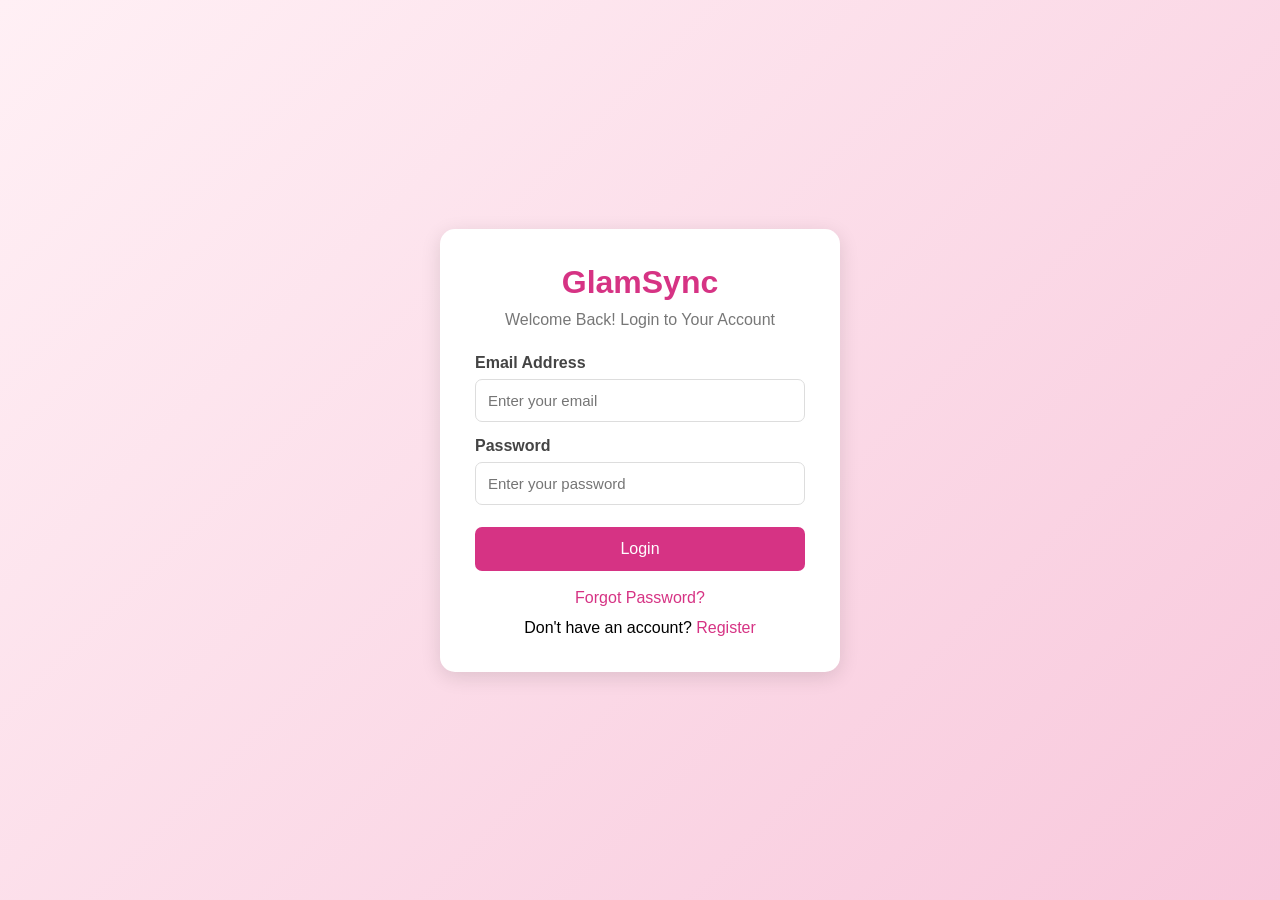
<file: login.html>
<!DOCTYPE html>
<html lang="en">
<head>
    <meta charset="UTF-8">
    <meta name="viewport" content="width=device-width, initial-scale=1.0">
    <title>GlamSync - Login</title>

    <style>
        * {
            margin: 0;
            padding: 0;
            box-sizing: border-box;
            font-family: Arial, sans-serif;
        }

        body {
            min-height: 100vh;
            display: flex;
            justify-content: center;
            align-items: center;
            background: linear-gradient(135deg, #fff0f5, #f8c8dc);
            padding: 20px;
        }

        .login-box {
            width: 100%;
            max-width: 400px;
            background: white;
            padding: 35px;
            border-radius: 15px;
            box-shadow: 0 5px 20px rgba(0, 0, 0, 0.12);
        }

        h1 {
            text-align: center;
            color: #d63384;
            margin-bottom: 10px;
        }

        .subtitle {
            text-align: center;
            color: #777;
            margin-bottom: 25px;
        }

        label {
            display: block;
            margin: 15px 0 7px;
            color: #444;
            font-weight: bold;
        }

        input {
            width: 100%;
            padding: 12px;
            border: 1px solid #ddd;
            border-radius: 7px;
            outline: none;
            font-size: 15px;
        }

        input:focus {
            border-color: #d63384;
        }

        button {
            width: 100%;
            padding: 13px;
            margin-top: 22px;
            background: #d63384;
            color: white;
            border: none;
            border-radius: 7px;
            font-size: 16px;
            cursor: pointer;
        }

        button:hover {
            background: #b8236b;
        }

        #message {
            text-align: center;
            margin-top: 15px;
            font-weight: bold;
        }

        .links {
            text-align: center;
            margin-top: 18px;
        }

        a {
            color: #d63384;
            text-decoration: none;
        }

        a:hover {
            text-decoration: underline;
        }
    </style>
</head>

<body>

    <div class="login-box">

        <h1>GlamSync</h1>
        <p class="subtitle">Welcome Back! Login to Your Account</p>

        <form id="loginForm">

            <label for="email">Email Address</label>
            <input
                type="email"
                id="email"
                placeholder="Enter your email"
                required>

            <label for="password">Password</label>
            <input
                type="password"
                id="password"
                placeholder="Enter your password"
                required>

            <button type="submit">Login</button>

        </form>

        <p id="message"></p>

        <div class="links">
            <p>
                <a href="ForgotPassword.html">Forgot Password?</a>
            </p>

            <p style="margin-top: 12px;">
                Don't have an account?
                <a href="register.html">Register</a>
            </p>
        </div>

    </div>

    <script>
        document.getElementById("loginForm")
        .addEventListener("submit", function(event) {

            event.preventDefault();

            const email = document.getElementById("email").value.trim();
            const password = document.getElementById("password").value;

            const savedData = localStorage.getItem("glamsyncUser");
            const message = document.getElementById("message");

            if (!savedData) {
                message.style.color = "red";
                message.innerText = "Please register first!";
                return;
            }

            const savedUser = JSON.parse(savedData);

            if (
                savedUser.email === email &&
                savedUser.password === password
            ) {
                localStorage.setItem("isLoggedIn", "true");

                message.style.color = "green";
                message.innerText = "Login Successful!";

                setTimeout(function() {
                    window.location.href = "Dashboard.html";
                }, 1000);

            } else {
                message.style.color = "red";
                message.innerText = "Invalid Email or Password!";
            }

        });
    </script>

</body>
</html>
</file>
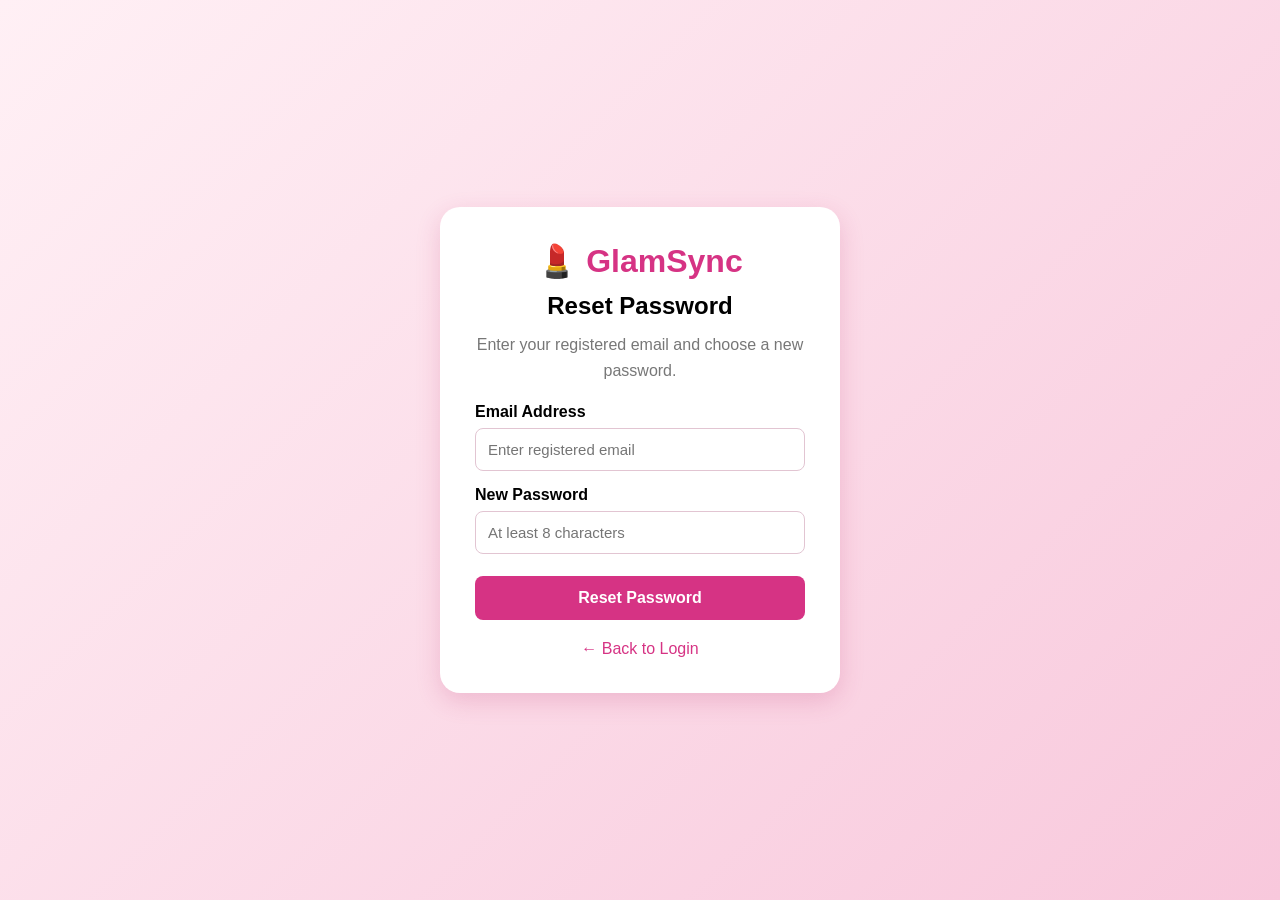
<file: src/main/resources/static/forgot-password.html>
<!DOCTYPE html>
<html lang="en">
<head>
    <meta charset="UTF-8">
    <meta name="viewport" content="width=device-width, initial-scale=1.0">
    <title>GlamSync - Reset Password</title>

    <style>
        * {
            margin: 0;
            padding: 0;
            box-sizing: border-box;
            font-family: Arial, sans-serif;
        }

        body {
            min-height: 100vh;
            display: flex;
            justify-content: center;
            align-items: center;
            background: linear-gradient(135deg, #fff0f5, #f8c8dc);
            padding: 20px;
        }

        .reset-box {
            background: white;
            width: 100%;
            max-width: 400px;
            padding: 35px;
            border-radius: 20px;
            box-shadow: 0 8px 25px rgba(190, 50, 110, 0.2);
        }

        h1 {
            color: #d63384;
            text-align: center;
            margin-bottom: 12px;
        }

        h2 {
            text-align: center;
            margin-bottom: 12px;
        }

        p {
            color: #777;
            text-align: center;
            line-height: 1.6;
            margin-bottom: 20px;
        }

        label {
            display: block;
            margin: 15px 0 7px;
            font-weight: bold;
        }

        input {
            width: 100%;
            padding: 12px;
            border: 1px solid #e2c5d2;
            border-radius: 8px;
            font-size: 15px;
        }

        button {
            width: 100%;
            margin-top: 22px;
            padding: 13px;
            background: #d63384;
            color: white;
            border: none;
            border-radius: 8px;
            font-size: 16px;
            font-weight: bold;
            cursor: pointer;
        }

        button:hover {
            background: #b82068;
        }

        #message {
            margin-top: 15px;
            overflow-wrap: anywhere;
        }

        .links {
            text-align: center;
            margin-top: 20px;
        }

        a {
            color: #d63384;
            text-decoration: none;
        }
    </style>
</head>

<body>

    <div class="reset-box">

        <h1>💄 GlamSync</h1>
        <h2>Reset Password</h2>

        <p>Enter your registered email and choose a new password.</p>

        <form id="resetForm">

            <label for="email">Email Address</label>
            <input
                type="email"
                id="email"
                placeholder="Enter registered email"
                required>

            <label for="newPassword">New Password</label>
            <input
                type="password"
                id="newPassword"
                placeholder="At least 8 characters"
                minlength="8"
                required>

            <button type="submit">Reset Password</button>

            <p id="message" role="status"></p>

        </form>

        <div class="links">
            <a href="login.html">← Back to Login</a>
        </div>

    </div>

    <script>
        document.getElementById("resetForm").addEventListener(
            "submit",
            async function(event) {

                event.preventDefault();

                const email =
                    document.getElementById("email").value.trim();

                const newPassword =
                    document.getElementById("newPassword").value;

                const message =
                    document.getElementById("message");

                message.style.color = "#555";
                message.textContent = "Updating password...";

                try {
                    const response = await fetch(
                        "/api/users/reset-password",
                        {
                            method: "POST",
                            headers: {
                                "Content-Type": "application/json"
                            },
                            body: JSON.stringify({
                                email: email,
                                newPassword: newPassword
                            })
                        }
                    );

                    

                    const data = await response.json();

if (response.ok) {
    message.style.color = "green";
    message.textContent =
        data.message || "Password reset successful!";
} else {
    message.style.color = "red";
    message.textContent =
        data.message || "Error code: " + response.status;
}

                } catch (error) {
                    message.style.color = "red";
                    message.textContent =
                        "Unable to connect to the server.";
                }
            }
        );
    </script>

</body>
</html>
</file>
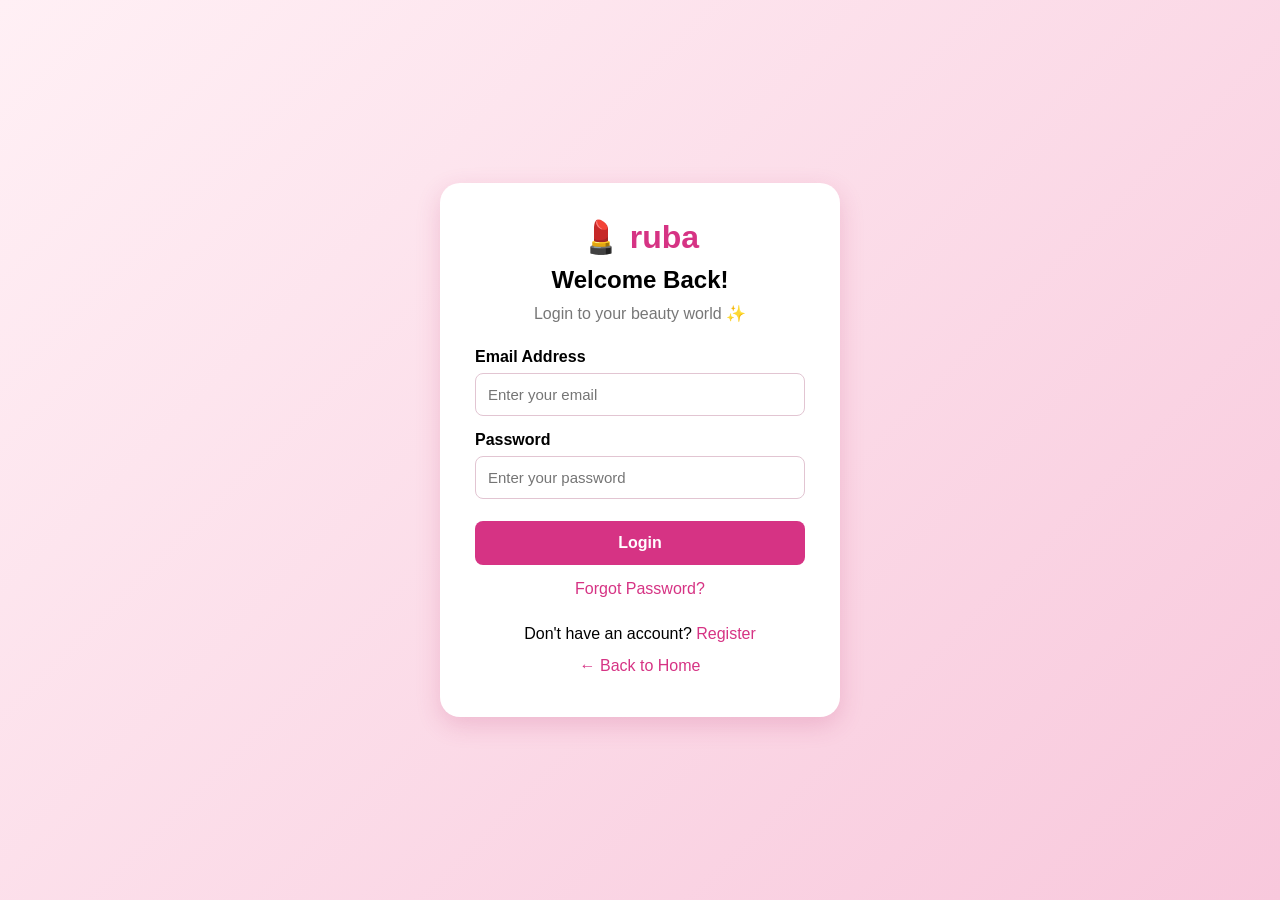
<file: src/main/resources/static/login.html>
<!DOCTYPE html>
<html lang="en">
<head>
    <meta charset="UTF-8">
    <meta name="viewport" content="width=device-width, initial-scale=1.0">
    <title>GlamSync - Login</title>

    <style>
        * {
            margin: 0;
            padding: 0;
            box-sizing: border-box;
            font-family: Arial, sans-serif;
        }

        body {
            min-height: 100vh;
            display: flex;
            justify-content: center;
            align-items: center;
            background: linear-gradient(135deg, #fff0f5, #f8c8dc);
            padding: 20px;
        }

        .login-box {
            background: white;
            width: 100%;
            max-width: 400px;
            padding: 35px;
            border-radius: 20px;
            box-shadow: 0 8px 25px rgba(190, 50, 110, 0.2);
        }

        h1 {
            color: #d63384;
            text-align: center;
            margin-bottom: 10px;
        }

        h2 {
            text-align: center;
            margin-bottom: 10px;
        }

        .subtitle {
            text-align: center;
            color: #777;
            margin-bottom: 25px;
        }

        label {
            display: block;
            margin: 15px 0 7px;
            font-weight: bold;
        }

        input {
            width: 100%;
            padding: 12px;
            border: 1px solid #e2c5d2;
            border-radius: 8px;
            font-size: 15px;
        }

        button {
            width: 100%;
            margin-top: 22px;
            padding: 13px;
            background: #d63384;
            color: white;
            border: none;
            border-radius: 8px;
            font-size: 16px;
            font-weight: bold;
            cursor: pointer;
        }

        button:hover {
            background: #b82068;
        }

        #message {
            margin-top: 15px;
            text-align: center;
        }

        .links {
            text-align: center;
            margin-top: 20px;
            line-height: 2;
        }

        a {
            color: #d63384;
            text-decoration: none;
        }
    </style>
</head>

<body>

    <div class="login-box">

        <h1>💄 ruba</h1>
        <h2>Welcome Back!</h2>

        <p class="subtitle">Login to your beauty world ✨</p>

        <form id="loginForm">

            <label for="email">Email Address</label>
            <input
                type="email"
                id="email"
                placeholder="Enter your email"
                required>

            <label for="password">Password</label>
            <input
                type="password"
                id="password"
                placeholder="Enter your password"
                required>

            <button type="submit">Login</button>

<div style="text-align:center; margin-top:15px;">
    <a href="forgot-password.html">Forgot Password?</a>
</div>

<p id="message" role="status"></p>
        </form>

        <div class="links">
            Don't have an account?
            <a href="register.html">Register</a>
            <br>
            <a href="index.html">← Back to Home</a>
        </div>

    </div>

    <script>
        document.getElementById("loginForm").addEventListener(
            "submit",
            async function(event) {

                event.preventDefault();

                const email =
                    document.getElementById("email").value.trim();

                const password =
                    document.getElementById("password").value;

                const message =
                    document.getElementById("message");

                message.style.color = "#555";
                message.textContent = "Checking login...";

                try {
                    const response = await fetch("/api/users/login", {
                        method: "POST",
                        headers: {
                            "Content-Type": "application/json"
                        },
                        body: JSON.stringify({
                            email: email,
                            password: password
                        })
                    });

                    const data = await response.json();

                    if (response.ok) {
    message.style.color = "green";
    message.textContent = "Login successful!";

    setTimeout(function() {
        window.location.href = "/dashboard.html";
    }, 1000);

} else {
    message.style.color = "red";
    message.textContent =
        data.message || "Invalid login details.";
}

                } catch (error) {
                    message.style.color = "red";
                    message.textContent =
                        "Unable to connect to the server.";
                }
            }
        );
    </script>

</body>
</html>
</file>
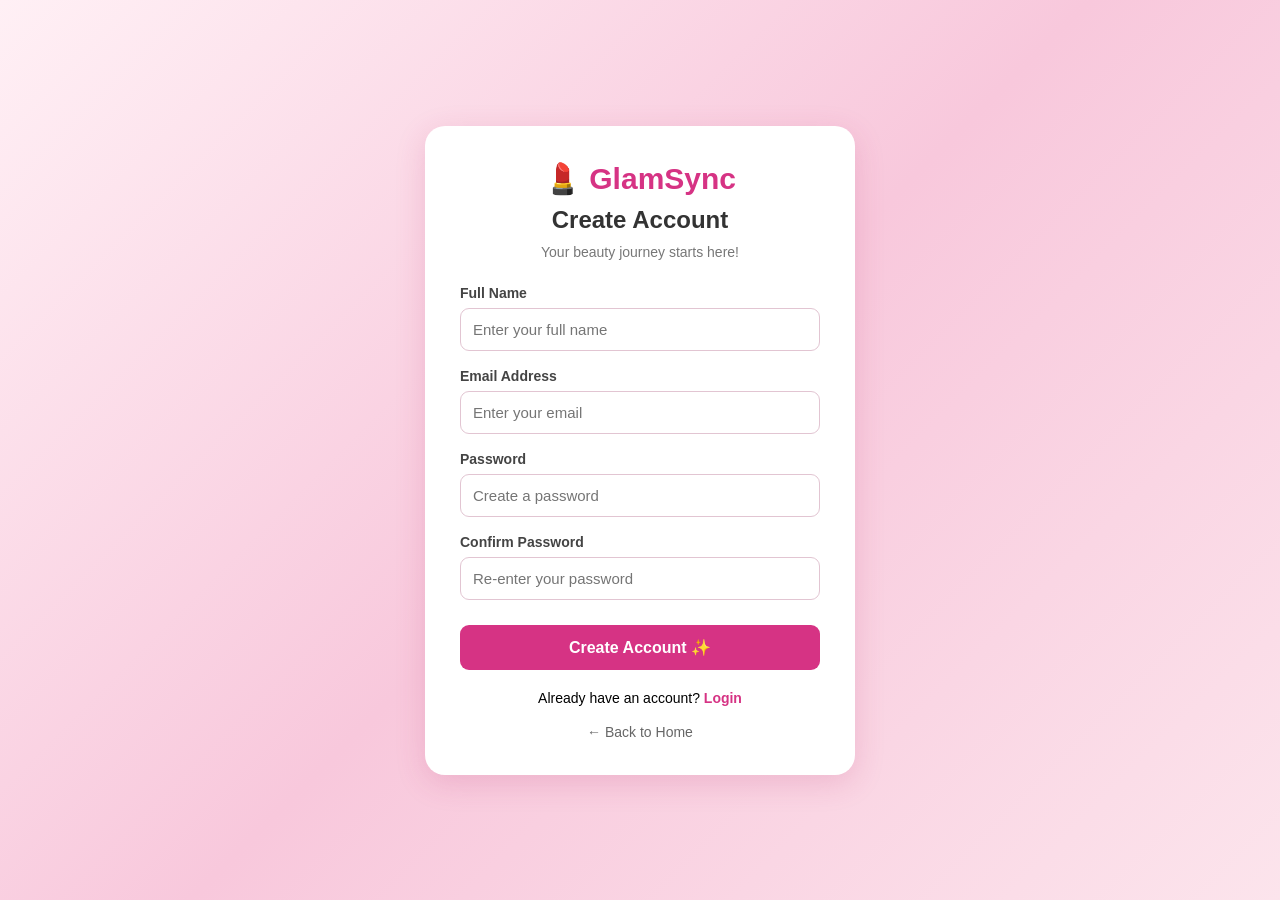
<file: src/main/resources/static/register.html>
<!DOCTYPE html>
<html lang="en">
<head>
    <meta charset="UTF-8">
    <meta name="viewport" content="width=device-width, initial-scale=1.0">
    <title>GlamSync - Register</title>

    <style>
        * {
            margin: 0;
            padding: 0;
            box-sizing: border-box;
            font-family: Arial, sans-serif;
        }

        body {
            min-height: 100vh;
            display: flex;
            justify-content: center;
            align-items: center;
            padding: 25px;
            background: linear-gradient(135deg, #fff0f5, #f8c8dc, #fce4ec);
        }

        .register-container {
            width: 100%;
            max-width: 430px;
            background: white;
            padding: 35px;
            border-radius: 20px;
            box-shadow: 0 8px 30px rgba(190, 50, 110, 0.18);
        }

        .logo {
            text-align: center;
            color: #d63384;
            font-size: 30px;
            font-weight: bold;
            margin-bottom: 10px;
        }

        h2 {
            text-align: center;
            color: #333;
            margin-bottom: 10px;
        }

        .subtitle {
            text-align: center;
            color: #777;
            font-size: 14px;
            margin-bottom: 25px;
        }

        .form-group {
            margin-bottom: 17px;
        }

        label {
            display: block;
            margin-bottom: 7px;
            color: #444;
            font-size: 14px;
            font-weight: bold;
        }

        input {
            width: 100%;
            padding: 12px;
            border: 1px solid #e2c5d2;
            border-radius: 9px;
            font-size: 15px;
            outline: none;
        }

        input:focus {
            border-color: #d63384;
            box-shadow: 0 0 5px rgba(214, 51, 132, 0.2);
        }

        button {
            width: 100%;
            padding: 13px;
            background: #d63384;
            color: white;
            border: none;
            border-radius: 9px;
            font-size: 16px;
            font-weight: bold;
            cursor: pointer;
            margin-top: 8px;
        }

        button:hover {
            background: #b82068;
        }

        #message {
            text-align: center;
            margin-top: 15px;
            font-size: 14px;
        }

        .login-link {
            text-align: center;
            margin-top: 20px;
            font-size: 14px;
        }

        .login-link a {
            color: #d63384;
            text-decoration: none;
            font-weight: bold;
        }

        .back-link {
            display: block;
            text-align: center;
            margin-top: 18px;
            color: #666;
            text-decoration: none;
            font-size: 14px;
        }
    </style>
</head>

<body>

    <div class="register-container">

        <div class="logo">💄 GlamSync</div>

        <h2>Create Account</h2>

        <p class="subtitle">
            Your beauty journey starts here!
        </p>

        <form id="registerForm">

            <div class="form-group">
                <label for="name">Full Name</label>
                <input
                    type="text"
                    id="name"
                    placeholder="Enter your full name"
                    required
                    maxlength="100">
            </div>

            <div class="form-group">
                <label for="email">Email Address</label>
                <input
                    type="email"
                    id="email"
                    placeholder="Enter your email"
                    required
                    maxlength="150">
            </div>

            <div class="form-group">
                <label for="password">Password</label>
                <input
                    type="password"
                    id="password"
                    placeholder="Create a password"
                    required
                    minlength="8">
            </div>

            <div class="form-group">
                <label for="confirmPassword">Confirm Password</label>
                <input
                    type="password"
                    id="confirmPassword"
                    placeholder="Re-enter your password"
                    required
                    minlength="8">
            </div>

            <button type="submit">Create Account ✨</button>

            <p id="message" role="status"></p>

        </form>

        <p class="login-link">
            Already have an account?
            <a href="login.html">Login</a>
        </p>

        <a href="index.html" class="back-link">
            ← Back to Home
        </a>

    </div>

    <script>
        const registerForm = document.getElementById("registerForm");
        const message = document.getElementById("message");

        registerForm.addEventListener("submit", async function(event) {
            event.preventDefault();

            const name = document.getElementById("name").value.trim();
            const email = document.getElementById("email").value.trim();
            const password = document.getElementById("password").value;
            const confirmPassword =
                document.getElementById("confirmPassword").value;

            if (!name || !email || !password || !confirmPassword) {
                message.style.color = "red";
                message.textContent = "Please fill in all fields.";
                return;
            }

            if (password.length < 8) {
                message.style.color = "red";
                message.textContent =
                    "Password must contain at least 8 characters.";
                return;
            }

            if (password !== confirmPassword) {
                message.style.color = "red";
                message.textContent = "Passwords do not match.";
                return;
            }

            message.style.color = "#555";
            message.textContent = "Creating your account...";

            try {
                const response = await fetch("/api/users/register", {
                    method: "POST",
                    headers: {
                        "Content-Type": "application/json"
                    },
                    body: JSON.stringify({
                        name: name,
                        email: email,
                        password: password
                    })
                });

                const data = await response.json();

                if (response.ok) {
                    message.style.color = "green";
                    message.textContent =
                        data.message || "Registration successful!";

                    registerForm.reset();
                } else {
                    message.style.color = "red";
                    message.textContent =
                        data.message || "Registration failed.";
                }

            } catch (error) {
                message.style.color = "red";
                message.textContent =
                    "Unable to connect. Check whether the backend is running.";
            }
        });
    </script>

</body>
</html>
</file>
